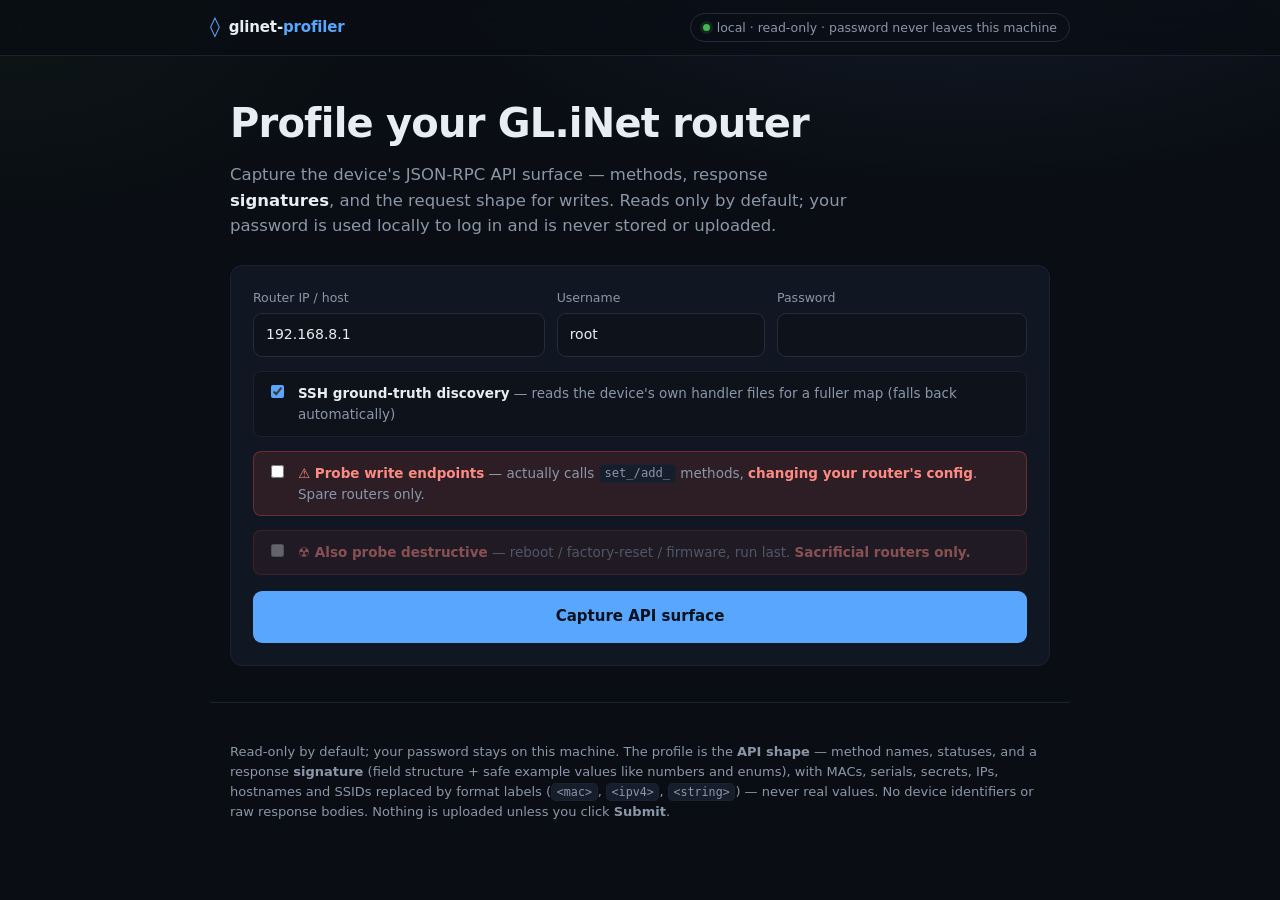
<file: src/glinet4_profiler/web/index.html>
<!DOCTYPE html>
<html lang="en">
<head>
  <meta charset="utf-8">
  <meta name="viewport" content="width=device-width, initial-scale=1">
  <title>glinet4-profiler</title>
  <link rel="stylesheet" href="style.css">
</head>
<body>
  <header class="topbar">
    <span class="brand">
      <span class="brand-mark">◊</span>
      <span class="brand-name">glinet-<span class="brand-accent">profiler</span></span>
    </span>
    <span class="local-chip"><span class="dot"></span> local · read-only · password never leaves this machine</span>
  </header>

  <main>
    <section class="intro">
      <h1>Profile your GL.iNet router</h1>
      <p class="intro-lede">
        Capture the device's JSON-RPC API surface — methods, response <strong>signatures</strong>, and
        the request shape for writes. Reads only by default; your password is used locally to log in and
        is never stored or uploaded.
      </p>
    </section>

    <form id="form" class="panel capture-card">
      <div class="field-row">
        <label class="field">Router IP / host
          <input id="host" type="text" value="192.168.8.1" required autocomplete="off" spellcheck="false">
        </label>
        <label class="field">Username
          <input id="username" type="text" value="root" autocomplete="off" spellcheck="false">
        </label>
        <label class="field">Password
          <input id="password" type="password" required autocomplete="off">
        </label>
      </div>

      <label class="toggle">
        <input id="ssh" type="checkbox" checked>
        <span><b>SSH ground-truth discovery</b> — reads the device's own handler files for a fuller map (falls back automatically)</span>
      </label>
      <label class="toggle danger">
        <input id="dangerous" type="checkbox">
        <span><b>⚠ Probe write endpoints</b> — actually calls <code>set_/add_</code> methods, <b>changing your router's config</b>. Spare routers only.</span>
      </label>
      <label class="toggle danger">
        <input id="destructive" type="checkbox" disabled>
        <span><b>☢ Also probe destructive</b> — reboot / factory-reset / firmware, run last. <b>Sacrificial routers only.</b></span>
      </label>

      <button type="submit" class="btn btn-primary btn-lg">Capture API surface</button>
    </form>

    <div id="progress" class="progress" hidden>
      <span class="spinner"></span>
      <span id="progress-msg" class="progress-msg"></span>
      <span id="progress-count" class="count"></span>
    </div>
    <p id="status" class="status"></p>
    <div id="banner"></div>

    <div id="actions" class="actions" hidden>
      <button id="download" class="btn btn-ghost">⬇ Download profile</button>
      <button id="submit" class="btn btn-ghost">Submit to registry ↗</button>
    </div>

    <div id="result"></div>
  </main>

  <footer class="site-footer">
    <p>Read-only by default; your password stays on this machine. The profile is the <strong>API shape</strong> — method names, statuses, and a response <strong>signature</strong> (field structure + safe example values like numbers and enums), with MACs, serials, secrets, IPs, hostnames and SSIDs replaced by format labels (<code>&lt;mac&gt;</code>, <code>&lt;ipv4&gt;</code>, <code>&lt;string&gt;</code>) — never real values. No device identifiers or raw response bodies. Nothing is uploaded unless you click <strong>Submit</strong>.</p>
  </footer>
  <script src="app.js"></script>
</body>
</html>
</file>
<file: src/glinet4_profiler/web/style.css>
:root {
  --bg: #0a0d13;
  --bg-elev: #111722;
  --bg-elev2: #161d2b;
  --bg-input: #0d121b;
  --line: #232c3b;
  --line-soft: #1a2230;
  --fg: #e8ecf3;
  --muted: #8b97a8;
  --faint: #5b6677;
  --accent: #58a6ff;
  --accent-dim: rgba(88, 166, 255, 0.14);
  --green: #3fb950;
  --green-dim: rgba(63, 185, 80, 0.14);
  --amber: #d2a022;
  --amber-dim: rgba(210, 160, 34, 0.14);
  --red: #f85149;
  --red-dim: rgba(248, 81, 73, 0.12);
  --radius: 12px;
  --radius-sm: 8px;
  --maxw: 860px;
  --font:
    ui-sans-serif, system-ui, -apple-system, "Segoe UI", Roboto, Helvetica,
    Arial, sans-serif;
  --mono:
    ui-monospace, "SF Mono", "JetBrains Mono", "Cascadia Code", Menlo, Consolas,
    monospace;
}

* {
  box-sizing: border-box;
}
body {
  margin: 0;
  font-family: var(--font);
  font-size: 15px;
  line-height: 1.55;
  color: var(--fg);
  background:
    radial-gradient(
      1000px 480px at 75% -10%,
      rgba(88, 166, 255, 0.1),
      transparent 60%
    ),
    radial-gradient(
      800px 460px at 0% 0%,
      rgba(63, 185, 80, 0.05),
      transparent 55%
    ),
    var(--bg);
  background-attachment: fixed;
  -webkit-font-smoothing: antialiased;
}
a {
  color: var(--accent);
  text-decoration: none;
}
a:hover {
  text-decoration: underline;
}
code {
  font-family: var(--mono);
  font-size: 0.9em;
  background: var(--bg-elev2);
  padding: 0.1em 0.4em;
  border-radius: 5px;
  border: 1px solid var(--line-soft);
}
h1,
h3 {
  line-height: 1.15;
  letter-spacing: -0.02em;
  margin: 0;
}

/* ---------- top bar ---------- */
.topbar {
  position: sticky;
  top: 0;
  z-index: 50;
  display: flex;
  align-items: center;
  justify-content: space-between;
  gap: 16px;
  flex-wrap: wrap;
  padding: 12px max(20px, calc((100vw - var(--maxw)) / 2));
  background: rgba(10, 13, 19, 0.72);
  backdrop-filter: saturate(150%) blur(12px);
  border-bottom: 1px solid var(--line-soft);
}
.brand {
  display: flex;
  align-items: center;
  gap: 9px;
  font-weight: 650;
  letter-spacing: -0.01em;
}
.brand-mark {
  color: var(--accent);
  font-size: 20px;
  transform: translateY(-1px);
}
.brand-accent {
  color: var(--accent);
}
.local-chip {
  display: inline-flex;
  align-items: center;
  gap: 7px;
  font-size: 12.5px;
  color: var(--muted);
  border: 1px solid var(--line);
  border-radius: 20px;
  padding: 4px 12px;
}
.local-chip .dot {
  width: 7px;
  height: 7px;
  border-radius: 50%;
  background: var(--green);
  box-shadow: 0 0 0 3px var(--green-dim);
}

main {
  max-width: var(--maxw);
  margin: 0 auto;
  padding: 0 20px;
}

/* ---------- intro ---------- */
.intro {
  padding: 44px 0 26px;
}
.intro h1 {
  font-size: clamp(28px, 4.5vw, 40px);
  font-weight: 720;
}
.intro-lede {
  font-size: 16.5px;
  color: var(--muted);
  margin: 16px 0 0;
  max-width: 620px;
}
.intro-lede strong {
  color: var(--fg);
  font-weight: 600;
}

/* ---------- panel / capture card ---------- */
.panel {
  background: var(--bg-elev);
  border: 1px solid var(--line-soft);
  border-radius: var(--radius);
}
.capture-card {
  padding: 22px;
  display: flex;
  flex-direction: column;
  gap: 14px;
}
.field-row {
  display: grid;
  grid-template-columns: 1.4fr 1fr 1.2fr;
  gap: 12px;
}
.field {
  display: flex;
  flex-direction: column;
  gap: 6px;
  font-size: 12.5px;
  color: var(--muted);
  font-weight: 500;
}
.field input {
  background: var(--bg-input);
  color: var(--fg);
  border: 1px solid var(--line);
  border-radius: 9px;
  padding: 10px 12px;
  font: inherit;
  font-size: 14px;
}
.field input:focus {
  outline: none;
  border-color: var(--accent);
}

.toggle {
  display: flex;
  gap: 11px;
  align-items: flex-start;
  font-size: 13.5px;
  color: var(--muted);
  background: var(--bg-input);
  border: 1px solid var(--line-soft);
  border-radius: var(--radius-sm);
  padding: 11px 13px;
  cursor: pointer;
}
.toggle input {
  margin-top: 2px;
  accent-color: var(--accent);
  flex: none;
}
.toggle b {
  color: var(--fg);
  font-weight: 600;
}
.toggle.danger {
  border-color: rgba(248, 81, 73, 0.3);
  background: var(--red-dim);
}
.toggle.danger input {
  accent-color: var(--red);
}
.toggle.danger b {
  color: #ff8a82;
}
.toggle:has(input:disabled) {
  opacity: 0.5;
}

/* ---------- buttons ---------- */
.btn {
  display: inline-flex;
  align-items: center;
  gap: 7px;
  font: inherit;
  font-weight: 600;
  font-size: 14px;
  padding: 10px 18px;
  border-radius: 9px;
  border: 1px solid transparent;
  cursor: pointer;
  transition: 0.15s;
}
.btn:hover {
  transform: translateY(-1px);
}
.btn-primary {
  background: var(--accent);
  color: #06121f;
}
.btn-primary:hover {
  background: #74b4ff;
}
.btn-ghost {
  background: transparent;
  color: var(--fg);
  border-color: var(--line);
}
.btn-ghost:hover {
  border-color: var(--accent);
  color: var(--accent);
}
.btn-ghost.primary {
  background: var(--accent);
  color: #06121f;
  border-color: var(--accent);
}
.btn-lg {
  padding: 13px 22px;
  font-size: 15px;
  justify-content: center;
  margin-top: 2px;
}

/* ---------- progress / status / banner ---------- */
.progress {
  display: flex;
  align-items: center;
  gap: 12px;
  margin: 22px 0 0;
  background: var(--bg-elev);
  border: 1px solid var(--line-soft);
  border-radius: var(--radius);
  padding: 16px 18px;
  color: var(--fg);
  font-size: 14px;
}
.progress[hidden] {
  display: none;
}
.spinner {
  width: 17px;
  height: 17px;
  border-radius: 50%;
  flex: none;
  border: 2px solid var(--line);
  border-top-color: var(--accent);
  animation: spin 0.8s linear infinite;
}
@keyframes spin {
  to {
    transform: rotate(360deg);
  }
}
.progress-msg {
  font-variant-numeric: tabular-nums;
}
.count {
  margin-left: auto;
  color: var(--faint);
  font-size: 13px;
}
.status {
  color: var(--muted);
}
.error {
  color: var(--red);
  background: var(--red-dim);
  border: 1px solid rgba(248, 81, 73, 0.3);
  border-radius: var(--radius-sm);
  padding: 14px 16px;
  margin: 20px 0 0;
}

#banner > div {
  margin: 22px 0 0;
  padding: 14px 16px;
  border-radius: var(--radius);
  font-size: 14.5px;
  border: 1px solid var(--line-soft);
}
#banner b {
  color: var(--fg);
}
#banner .known {
  background: var(--green-dim);
  border-color: rgba(63, 185, 80, 0.3);
  color: var(--green);
}
#banner .new {
  background: var(--accent-dim);
  border-color: rgba(88, 166, 255, 0.3);
  color: var(--accent);
}

.actions {
  display: flex;
  gap: 10px;
  margin: 18px 0 0;
}
.actions[hidden] {
  display: none;
}

/* ---------- capabilities ---------- */
.caps {
  background: var(--bg-elev);
  border: 1px solid var(--line-soft);
  border-radius: var(--radius);
  padding: 16px 18px;
  margin: 22px 0 0;
}
.caps-region {
  font-size: 14px;
  color: var(--muted);
  margin-bottom: 12px;
}
.caps-region b {
  color: var(--accent);
}
.caps-flags {
  display: flex;
  flex-wrap: wrap;
  gap: 7px;
}
.flag {
  font-size: 12.5px;
  padding: 4px 10px;
  border-radius: 20px;
  border: 1px solid rgba(63, 185, 80, 0.35);
  color: var(--green);
  background: var(--green-dim);
}

/* ---------- result: services / methods ---------- */
.results {
  display: flex;
  flex-direction: column;
  gap: 14px;
  margin-top: 22px;
}
.service {
  background: var(--bg-elev);
  border: 1px solid var(--line-soft);
  border-radius: var(--radius);
  overflow: hidden;
}
.service > h3 {
  display: flex;
  align-items: center;
  gap: 9px;
  margin: 0;
  padding: 12px 16px;
  font-size: 14px;
  font-weight: 650;
  font-family: var(--mono);
  letter-spacing: -0.01em;
  background: var(--bg-elev2);
  border-bottom: 1px solid var(--line-soft);
}
.service > h3 .svc-count {
  color: var(--faint);
  font-weight: 400;
  font-size: 12px;
  font-family: var(--font);
  margin-left: auto;
}
.method {
  padding: 11px 16px;
  border-top: 1px solid var(--line-soft);
  cursor: pointer;
  transition: background 0.12s;
}
.method:first-of-type {
  border-top: none;
}
.method:hover {
  background: rgba(255, 255, 255, 0.018);
}
.mhead {
  display: flex;
  gap: 9px;
  align-items: center;
  flex-wrap: wrap;
}
.mname {
  font-family: var(--mono);
  font-size: 13.5px;
  color: var(--fg);
}
.method.open .mname {
  color: var(--accent);
}
.spacer {
  flex: 1;
}
.badge {
  font-size: 11px;
  padding: 2px 9px;
  border-radius: 20px;
  border: 1px solid transparent;
  font-weight: 500;
  white-space: nowrap;
}
.rk-read {
  background: var(--green-dim);
  color: var(--green);
}
.rk-write,
.rk-active {
  background: var(--amber-dim);
  color: var(--amber);
}
.rk-dangerous {
  background: var(--red-dim);
  color: var(--red);
}
.st-available {
  background: var(--green-dim);
  color: var(--green);
}
.st-needs_params {
  background: var(--amber-dim);
  color: var(--amber);
}
.st-discovered {
  background: var(--accent-dim);
  color: var(--accent);
}
.st-error {
  background: var(--amber-dim);
  color: var(--amber);
}
.st-absent,
.st-unreachable,
.st-other,
.st-auth_error,
.st-token_error {
  background: var(--bg-elev2);
  color: var(--faint);
}
.cov-yes {
  background: var(--accent-dim);
  color: var(--accent);
}
.cov-no {
  background: var(--amber-dim);
  color: var(--amber);
}
.detail {
  display: none;
  margin-top: 12px;
}
.method.open .detail {
  display: block;
}
.detail-block {
  margin-top: 10px;
}
.detail-label {
  font-size: 11px;
  text-transform: uppercase;
  letter-spacing: 0.08em;
  color: var(--faint);
  margin-bottom: 5px;
}
.detail-label.req {
  color: var(--amber);
}
.detail pre {
  background: var(--bg-input);
  border: 1px solid var(--line-soft);
  border-radius: var(--radius-sm);
  padding: 12px 14px;
  overflow-x: auto;
  font-size: 12.5px;
  margin: 0;
  white-space: pre;
  line-height: 1.5;
}

/* ---------- footer ---------- */
.site-footer {
  max-width: var(--maxw);
  margin: 36px auto 0;
  padding: 26px 20px 44px;
  border-top: 1px solid var(--line-soft);
  color: var(--muted);
  font-size: 13px;
}

@media (max-width: 620px) {
  .field-row {
    grid-template-columns: 1fr;
  }
  .local-chip {
    display: none;
  }
}
</file>
<file: src/glinet_profiler/web/style.css>
:root {
  --bg: #0a0d13;
  --bg-elev: #111722;
  --bg-elev2: #161d2b;
  --bg-input: #0d121b;
  --line: #232c3b;
  --line-soft: #1a2230;
  --fg: #e8ecf3;
  --muted: #8b97a8;
  --faint: #5b6677;
  --accent: #58a6ff;
  --accent-dim: rgba(88, 166, 255, .14);
  --green: #3fb950;
  --green-dim: rgba(63, 185, 80, .14);
  --amber: #d2a022;
  --amber-dim: rgba(210, 160, 34, .14);
  --red: #f85149;
  --red-dim: rgba(248, 81, 73, .12);
  --radius: 12px;
  --radius-sm: 8px;
  --maxw: 860px;
  --font: ui-sans-serif, system-ui, -apple-system, "Segoe UI", Roboto, Helvetica, Arial, sans-serif;
  --mono: ui-monospace, "SF Mono", "JetBrains Mono", "Cascadia Code", Menlo, Consolas, monospace;
}

* { box-sizing: border-box; }
body {
  margin: 0;
  font-family: var(--font);
  font-size: 15px;
  line-height: 1.55;
  color: var(--fg);
  background:
    radial-gradient(1000px 480px at 75% -10%, rgba(88, 166, 255, .10), transparent 60%),
    radial-gradient(800px 460px at 0% 0%, rgba(63, 185, 80, .05), transparent 55%),
    var(--bg);
  background-attachment: fixed;
  -webkit-font-smoothing: antialiased;
}
a { color: var(--accent); text-decoration: none; }
a:hover { text-decoration: underline; }
code { font-family: var(--mono); font-size: .9em; background: var(--bg-elev2);
  padding: .1em .4em; border-radius: 5px; border: 1px solid var(--line-soft); }
h1, h3 { line-height: 1.15; letter-spacing: -.02em; margin: 0; }

/* ---------- top bar ---------- */
.topbar {
  position: sticky; top: 0; z-index: 50;
  display: flex; align-items: center; justify-content: space-between; gap: 16px; flex-wrap: wrap;
  padding: 12px max(20px, calc((100vw - var(--maxw)) / 2));
  background: rgba(10, 13, 19, .72);
  backdrop-filter: saturate(150%) blur(12px);
  border-bottom: 1px solid var(--line-soft);
}
.brand { display: flex; align-items: center; gap: 9px; font-weight: 650; letter-spacing: -.01em; }
.brand-mark { color: var(--accent); font-size: 20px; transform: translateY(-1px); }
.brand-accent { color: var(--accent); }
.local-chip { display: inline-flex; align-items: center; gap: 7px; font-size: 12.5px; color: var(--muted);
  border: 1px solid var(--line); border-radius: 20px; padding: 4px 12px; }
.local-chip .dot { width: 7px; height: 7px; border-radius: 50%; background: var(--green);
  box-shadow: 0 0 0 3px var(--green-dim); }

main { max-width: var(--maxw); margin: 0 auto; padding: 0 20px; }

/* ---------- intro ---------- */
.intro { padding: 44px 0 26px; }
.intro h1 { font-size: clamp(28px, 4.5vw, 40px); font-weight: 720; }
.intro-lede { font-size: 16.5px; color: var(--muted); margin: 16px 0 0; max-width: 620px; }
.intro-lede strong { color: var(--fg); font-weight: 600; }

/* ---------- panel / capture card ---------- */
.panel { background: var(--bg-elev); border: 1px solid var(--line-soft); border-radius: var(--radius); }
.capture-card { padding: 22px; display: flex; flex-direction: column; gap: 14px; }
.field-row { display: grid; grid-template-columns: 1.4fr 1fr 1.2fr; gap: 12px; }
.field { display: flex; flex-direction: column; gap: 6px; font-size: 12.5px; color: var(--muted); font-weight: 500; }
.field input { background: var(--bg-input); color: var(--fg); border: 1px solid var(--line);
  border-radius: 9px; padding: 10px 12px; font: inherit; font-size: 14px; }
.field input:focus { outline: none; border-color: var(--accent); }

.toggle { display: flex; gap: 11px; align-items: flex-start; font-size: 13.5px; color: var(--muted);
  background: var(--bg-input); border: 1px solid var(--line-soft); border-radius: var(--radius-sm);
  padding: 11px 13px; cursor: pointer; }
.toggle input { margin-top: 2px; accent-color: var(--accent); flex: none; }
.toggle b { color: var(--fg); font-weight: 600; }
.toggle.danger { border-color: rgba(248, 81, 73, .3); background: var(--red-dim); }
.toggle.danger input { accent-color: var(--red); }
.toggle.danger b { color: #ff8a82; }
.toggle:has(input:disabled) { opacity: .5; }

/* ---------- buttons ---------- */
.btn { display: inline-flex; align-items: center; gap: 7px; font: inherit; font-weight: 600; font-size: 14px;
  padding: 10px 18px; border-radius: 9px; border: 1px solid transparent; cursor: pointer; transition: .15s; }
.btn:hover { transform: translateY(-1px); }
.btn-primary { background: var(--accent); color: #06121f; }
.btn-primary:hover { background: #74b4ff; }
.btn-ghost { background: transparent; color: var(--fg); border-color: var(--line); }
.btn-ghost:hover { border-color: var(--accent); color: var(--accent); }
.btn-ghost.primary { background: var(--accent); color: #06121f; border-color: var(--accent); }
.btn-lg { padding: 13px 22px; font-size: 15px; justify-content: center; margin-top: 2px; }

/* ---------- progress / status / banner ---------- */
.progress { display: flex; align-items: center; gap: 12px; margin: 22px 0 0;
  background: var(--bg-elev); border: 1px solid var(--line-soft); border-radius: var(--radius);
  padding: 16px 18px; color: var(--fg); font-size: 14px; }
.progress[hidden] { display: none; }
.spinner { width: 17px; height: 17px; border-radius: 50%; flex: none;
  border: 2px solid var(--line); border-top-color: var(--accent); animation: spin .8s linear infinite; }
@keyframes spin { to { transform: rotate(360deg); } }
.progress-msg { font-variant-numeric: tabular-nums; }
.count { margin-left: auto; color: var(--faint); font-size: 13px; }
.status { color: var(--muted); }
.error { color: var(--red); background: var(--red-dim); border: 1px solid rgba(248, 81, 73, .3);
  border-radius: var(--radius-sm); padding: 14px 16px; margin: 20px 0 0; }

#banner > div { margin: 22px 0 0; padding: 14px 16px; border-radius: var(--radius); font-size: 14.5px;
  border: 1px solid var(--line-soft); }
#banner b { color: var(--fg); }
#banner .known { background: var(--green-dim); border-color: rgba(63, 185, 80, .3); color: var(--green); }
#banner .new { background: var(--accent-dim); border-color: rgba(88, 166, 255, .3); color: var(--accent); }

.actions { display: flex; gap: 10px; margin: 18px 0 0; }
.actions[hidden] { display: none; }

/* ---------- capabilities ---------- */
.caps { background: var(--bg-elev); border: 1px solid var(--line-soft); border-radius: var(--radius);
  padding: 16px 18px; margin: 22px 0 0; }
.caps-region { font-size: 14px; color: var(--muted); margin-bottom: 12px; }
.caps-region b { color: var(--accent); }
.caps-flags { display: flex; flex-wrap: wrap; gap: 7px; }
.flag { font-size: 12.5px; padding: 4px 10px; border-radius: 20px; border: 1px solid rgba(63, 185, 80, .35);
  color: var(--green); background: var(--green-dim); }

/* ---------- result: services / methods ---------- */
.results { display: flex; flex-direction: column; gap: 14px; margin-top: 22px; }
.service { background: var(--bg-elev); border: 1px solid var(--line-soft); border-radius: var(--radius); overflow: hidden; }
.service > h3 { display: flex; align-items: center; gap: 9px; margin: 0; padding: 12px 16px;
  font-size: 14px; font-weight: 650; font-family: var(--mono); letter-spacing: -.01em;
  background: var(--bg-elev2); border-bottom: 1px solid var(--line-soft); }
.service > h3 .svc-count { color: var(--faint); font-weight: 400; font-size: 12px; font-family: var(--font); margin-left: auto; }
.method { padding: 11px 16px; border-top: 1px solid var(--line-soft); cursor: pointer; transition: background .12s; }
.method:first-of-type { border-top: none; }
.method:hover { background: rgba(255, 255, 255, .018); }
.mhead { display: flex; gap: 9px; align-items: center; flex-wrap: wrap; }
.mname { font-family: var(--mono); font-size: 13.5px; color: var(--fg); }
.method.open .mname { color: var(--accent); }
.spacer { flex: 1; }
.badge { font-size: 11px; padding: 2px 9px; border-radius: 20px; border: 1px solid transparent; font-weight: 500; white-space: nowrap; }
.rk-read { background: var(--green-dim); color: var(--green); }
.rk-write, .rk-active { background: var(--amber-dim); color: var(--amber); }
.rk-dangerous { background: var(--red-dim); color: var(--red); }
.st-available { background: var(--green-dim); color: var(--green); }
.st-needs_params { background: var(--amber-dim); color: var(--amber); }
.st-discovered { background: var(--accent-dim); color: var(--accent); }
.st-error { background: var(--amber-dim); color: var(--amber); }
.st-absent, .st-unreachable, .st-other, .st-auth_error, .st-token_error { background: var(--bg-elev2); color: var(--faint); }
.cov-yes { background: var(--accent-dim); color: var(--accent); }
.cov-no { background: var(--amber-dim); color: var(--amber); }
.detail { display: none; margin-top: 12px; }
.method.open .detail { display: block; }
.detail-block { margin-top: 10px; }
.detail-label { font-size: 11px; text-transform: uppercase; letter-spacing: .08em; color: var(--faint); margin-bottom: 5px; }
.detail-label.req { color: var(--amber); }
.detail pre { background: var(--bg-input); border: 1px solid var(--line-soft); border-radius: var(--radius-sm);
  padding: 12px 14px; overflow-x: auto; font-size: 12.5px; margin: 0; white-space: pre; line-height: 1.5; }

/* ---------- footer ---------- */
.site-footer { max-width: var(--maxw); margin: 36px auto 0; padding: 26px 20px 44px;
  border-top: 1px solid var(--line-soft); color: var(--muted); font-size: 13px; }

@media (max-width: 620px) {
  .field-row { grid-template-columns: 1fr; }
  .local-chip { display: none; }
}
</file>
